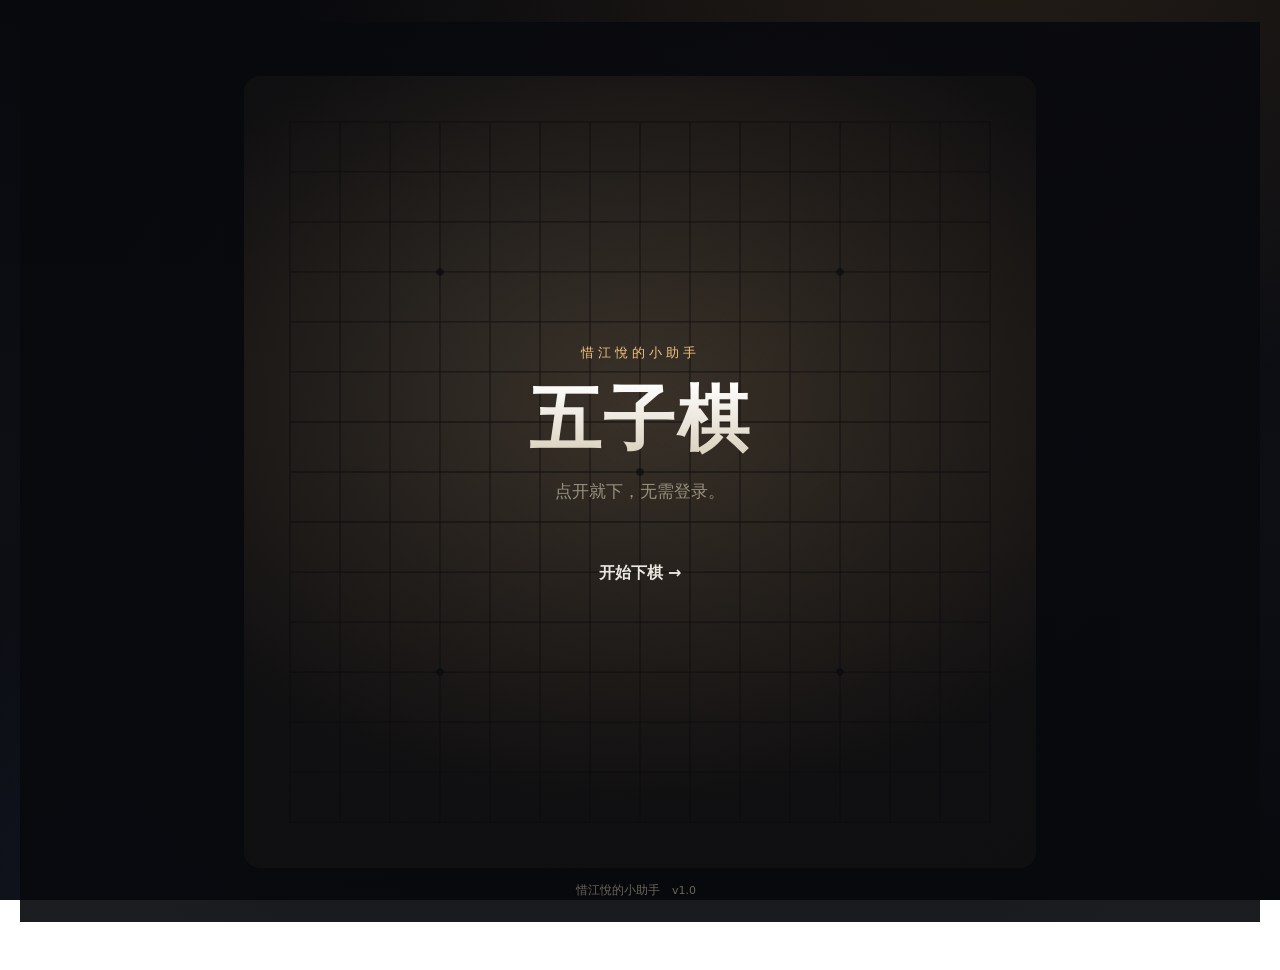
<file: web/index.html>
<!DOCTYPE html>
<html lang="zh-CN">
<head>
<meta charset="UTF-8">
<meta name="viewport" content="width=device-width, initial-scale=1.0">
<title>惜江悅的小助手 · 五子棋</title>
<link rel="stylesheet" href="static/style.css">
</head>
<body>

<main class="page">
<section class="hero">
  <div class="board-mini"><canvas id="miniBoard"></canvas></div>
  <div class="veil"></div>

  <div class="inner">
    <div class="eyebrow">惜江悅的小助手</div>
    <h1>五子棋</h1>
    <p class="tagline">点开就下，无需登录。</p>
    <div class="cta">
      <a class="btn-lg primary" href="local.html" style="text-decoration:none; display:inline-block;">开始下棋 →</a>
    </div>
  </div>

  <div class="footline">
    惜江悅的小助手
    <span id="ver" class="ver" title="版本">v1.0</span>
  </div>
</section>
</main>

<script src="static/engine.js"></script>
<script src="static/app.js"></script>
<script>window.PAGE = "landing";</script>
</body>
</html>
</file>
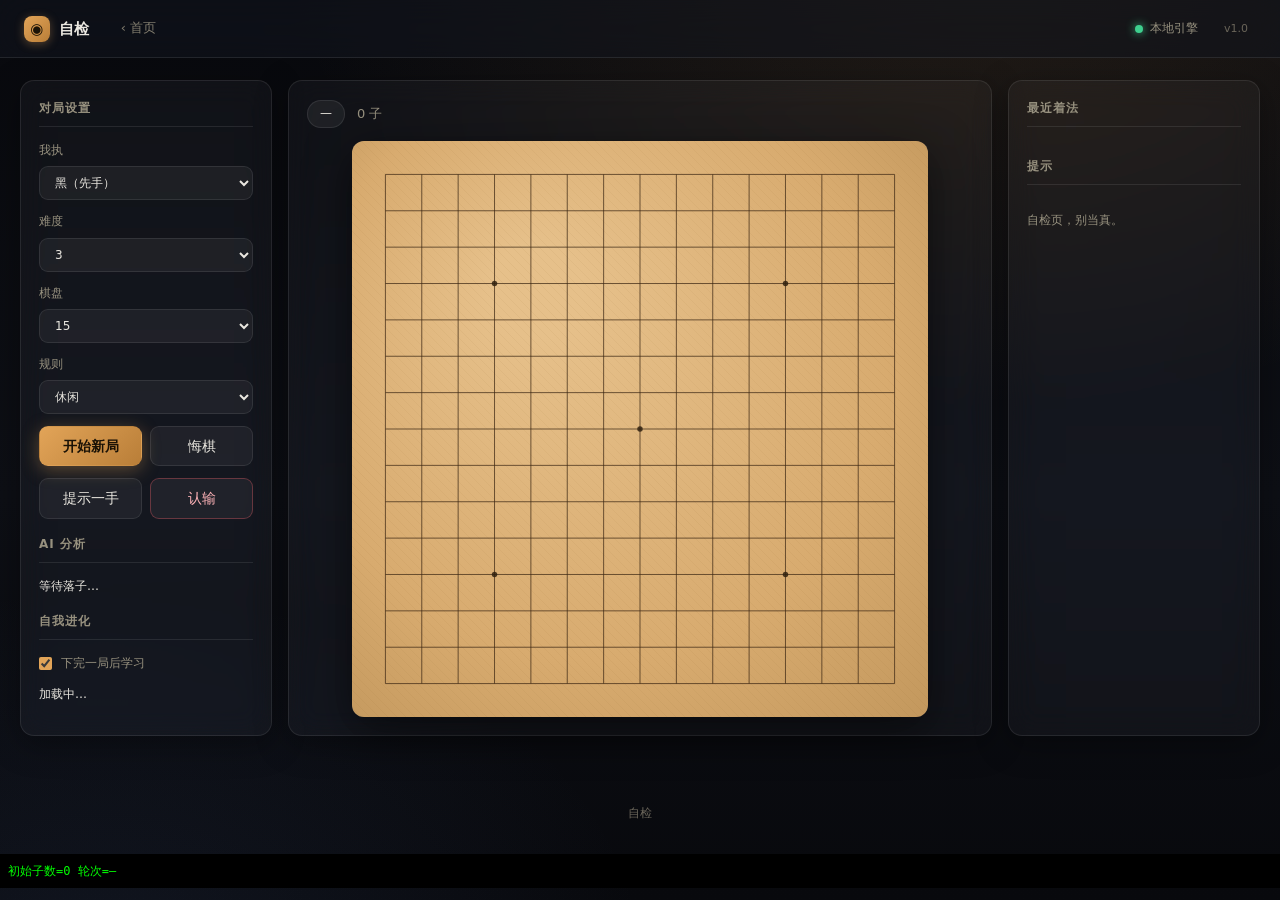
<file: tools/_e2e_web.html>
﻿<!DOCTYPE html>
<html lang="zh-CN">
<head>
<meta charset="UTF-8">
<title>自检 · 前端对弈链路</title>
<link rel="stylesheet" href="../web/static/style.css">
<style>#selftest { position: fixed; bottom: 0; left: 0; right: 0; max-height: 40vh; overflow: auto; background: #000; color: #0f0; font: 12px/1.5 monospace; z-index: 9999; padding: 8px; }</style>
</head>
<body>

<header class="topbar">
  <a class="brand" href="index.html"><span class="mark">◉</span><span>自检</span></a>
  <nav class="nav"><a href="index.html" class="back">‹ 首页</a></nav>
  <div class="conn"><span id="dot" class="dot on"></span><span id="connText">本地引擎</span></div>
  <span id="ver" class="ver">v1.0</span>
</header>

<main class="page">
<section class="layout">
  <aside class="panel side">
    <h2>对局设置</h2>
    <label>我执
      <select id="humanColor"><option value="1" selected>黑（先手）</option><option value="2">白（后手）</option></select>
    </label>
    <label>难度
      <select id="level"><option value="1">1</option><option value="2">2</option><option value="3" selected>3</option></select>
    </label>
    <label>棋盘
      <select id="boardSize"><option value="15" selected>15</option></select>
    </label>
    <label>规则
      <select id="rules"><option value="casual" selected>休闲</option><option value="renju">连珠</option></select>
    </label>
    <div class="row"><button id="btnNew" class="primary">开始新局</button><button id="btnUndo">悔棋</button></div>
    <div class="row"><button id="btnHint">提示一手</button><button id="btnResign" class="danger">认输</button></div>
    <h2>AI 分析</h2>
    <div id="analysis" class="kv small">等待落子…</div>
    <h2>自我进化</h2>
    <label class="switchrow"><input type="checkbox" id="learnToggle" checked><span>下完一局后学习</span></label>
    <div id="learnStatus" class="kv small">加载中…</div>
  </aside>

  <div class="panel boardwrap">
    <div class="statusbar">
      <span id="turnBadge" class="badge">—</span>
      <span id="stoneCount" class="muted">0 子</span>
      <span class="spacer"></span>
      <span id="thinking" class="thinking hidden">小助手正在想<span class="dots"></span></span>
    </div>
    <div id="board" class="board"></div>
    <div id="persona" class="persona hidden"></div>
    <div id="result" class="result hidden"></div>
  </div>

  <aside class="panel side">
    <h2>最近着法</h2>
    <ol id="moves" class="moves"></ol>
    <h2>提示</h2>
    <p class="small muted">自检页，别当真。</p>
  </aside>
</section>
</main>

<footer class="foot">自检</footer>
<pre id="selftest"></pre>

<script src="../web/static/engine.js"></script>
<script src="../web/static/persona.js"></script>
<script src="../web/static/app.js"></script>
<script>
window.PAGE = "local";
</script>
<script>
/* 自动下若干手，验证：点击落子 → Worker 搜索 → AI 回应 → 渲染更新 */
(function () {
  const out = [];
  const log = (s) => { out.push(s); document.getElementById("selftest").textContent = out.join("\n"); };
  const sleep = (ms) => new Promise((r) => setTimeout(r, ms));

  function stones() {
    const t = document.getElementById("stoneCount").textContent || "";
    const m = t.match(/(\d+)/);
    return m ? Number(m[1]) : 0;
  }

  async function waitStones(n, timeout) {
    const t0 = Date.now();
    while (stones() < n) {
      if (Date.now() - t0 > (timeout || 20000)) return false;
      await sleep(50);
    }
    return true;
  }

  function occupied() {
    const set = new Set();
    document.querySelectorAll("#moves li").forEach((li) => {
      const m = (li.textContent || "").match(/\((\d+),\s*(\d+)\)/);
      if (m) set.add(m[1] + "," + m[2]);
    });
    return set;
  }

  /* 从中心往外挑第一个空点，避免点到已占位置导致超时 */
  function pickFree() {
    const occ = occupied();
    const c = 7;
    const cands = [];
    for (let r = 0; r <= 7; r++) {
      for (let dy = -r; dy <= r; dy++) {
        for (let dx = -r; dx <= r; dx++) {
          if (Math.max(Math.abs(dx), Math.abs(dy)) !== r) continue;
          const x = c + dx, y = c + dy;
          if (x < 0 || x > 14 || y < 0 || y > 14) continue;
          cands.push([x, y]);
        }
      }
    }
    for (const [x, y] of cands) if (!occ.has(x + "," + y)) return [x, y];
    return null;
  }

  function clickGrid(x, y) {
    const canvas = document.querySelector("#board canvas");
    const rect = canvas.getBoundingClientRect();
    const box = Math.min(rect.width, rect.height);
    const pad = Math.max(14, box * 0.058);
    const step = (box - pad * 2) / 14;
    const cx = rect.left + pad + x * step;
    const cy = rect.top + pad + y * step;
    canvas.dispatchEvent(new MouseEvent("click", {
      bubbles: true, clientX: cx, clientY: cy,
    }));
  }

  document.addEventListener("DOMContentLoaded", async () => {
    try {
      await sleep(300);
      log("初始子数=" + stones() + " 轮次=" + document.getElementById("turnBadge").textContent);

      // 人执黑，先下天元
      clickGrid(7, 7);
      const ok1 = await waitStones(2, 15000);
      log("人下 (7,7) 后 → 子数=" + stones() + " " + (ok1 ? "OK" : "超时"));
      log("  AI 落子: " + (document.querySelector("#moves li.ai") || {}).textContent);
      log("  分析面板: " + document.getElementById("analysis").textContent.replace(/\s+/g, " ").slice(0, 160));

      // 再下两轮
      for (let i = 0; i < 2; i++) {
        const p = pickFree();
        if (!p) { log("没有空点了，结束"); break; }
        const before = stones();
        clickGrid(p[0], p[1]);
        const ok = await waitStones(before + 2, 15000);
        log(`人下 (${p[0]},${p[1]}) 后 → 子数=${stones()} 轮次=${document.getElementById("turnBadge").textContent} ${ok ? "OK" : "超时"}`);
      }

      // 悔棋
      document.getElementById("btnUndo").click();
      await sleep(400);
      log("悔棋后子数=" + stones() + " 轮次=" + document.getElementById("turnBadge").textContent);

      // 提示
      document.getElementById("btnHint").click();
      await sleep(2500);
      log("提示后分析=" + document.getElementById("analysis").textContent.replace(/\s+/g, " ").slice(0, 120));
      log("台词=" + (document.getElementById("persona").textContent || "(空)"));

      const moved = document.querySelectorAll("#moves li").length;
      log("");
      log("=== 结果 ===");
      log("落子记录条数=" + moved);
      log("canvas 尺寸=" + (() => { const c = document.querySelector("#board canvas"); return c.width + "x" + c.height; })());
      log("RESULT: " + (moved >= 3 && stones() >= 2 ? "PASS" : "FAIL"));
    } catch (e) {
      log("异常: " + (e && e.message));
      log("RESULT: FAIL");
    }
  });
})();
</script>
</body>
</html>
</file>
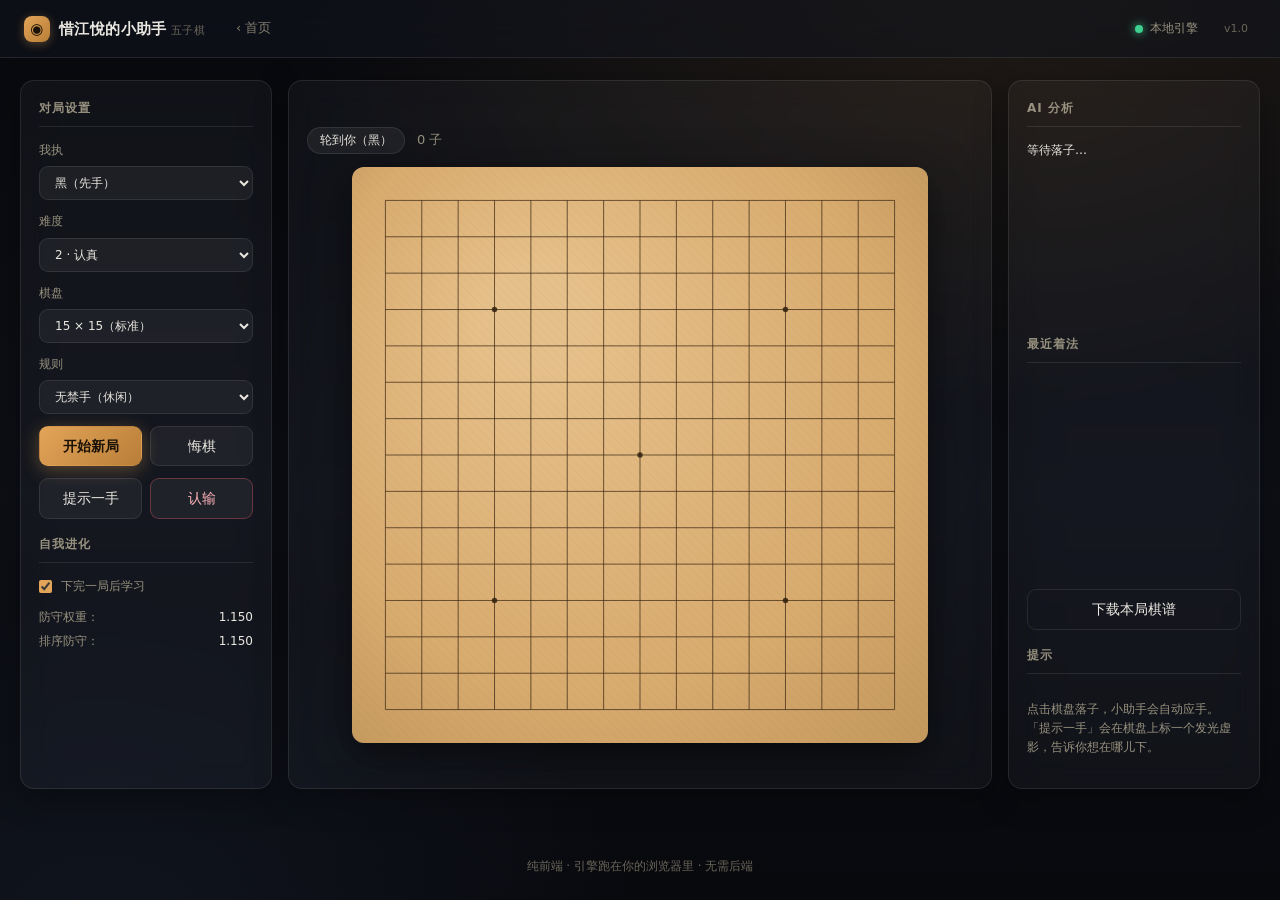
<file: web/local.html>
<!DOCTYPE html>
<html lang="zh-CN">
<head>
<meta charset="UTF-8">
<meta name="viewport" content="width=device-width, initial-scale=1.0">
<title>对弈 · 惜江悅的小助手</title>
<link rel="stylesheet" href="static/style.css">
</head>
<body>

<header class="topbar">
  <a class="brand" href="index.html">
    <span class="mark">◉</span>
    <span>惜江悅的小助手<span class="sub"> 五子棋</span></span>
  </a>
  <nav class="nav">
    <a href="index.html" class="back">‹ 首页</a>
  </nav>
  <div class="conn"><span id="dot" class="dot on"></span><span id="connText">本地引擎</span></div>
  <span id="ver" class="ver" title="版本">v1.0</span>
</header>

<main class="page">
<section class="layout">
  <aside class="panel side">
    <h2>对局设置</h2>
    <label>我执
      <select id="humanColor">
        <option value="1">黑（先手）</option>
        <option value="2">白（后手）</option>
      </select>
    </label>
    <label>难度
      <select id="level">
        <option value="1">1 · 敷衍</option>
        <option value="2" selected>2 · 认真</option>
        <option value="3">3 · 全力</option>
      </select>
    </label>
    <label>棋盘
      <select id="boardSize">
        <option value="15" selected>15 × 15（标准）</option>
        <option value="13">13 × 13</option>
        <option value="19">19 × 19</option>
      </select>
    </label>
    <label>规则
      <select id="rules">
        <option value="casual" selected>无禁手（休闲）</option>
        <option value="renju">连珠（黑方禁手）</option>
      </select>
    </label>
    <div class="row">
      <button id="btnNew" class="primary">开始新局</button>
      <button id="btnUndo">悔棋</button>
    </div>
    <div class="row">
      <button id="btnHint">提示一手</button>
      <button id="btnResign" class="danger">认输</button>
    </div>

    <h2>自我进化</h2>
    <label class="switchrow">
      <input type="checkbox" id="learnToggle" checked>
      <span>下完一局后学习</span>
    </label>
    <div id="learnStatus" class="kv small">学习状态：加载中…</div>
  </aside>

  <div class="panel boardwrap">
    <div class="statusbar">
      <span id="turnBadge" class="badge">—</span>
      <span id="stoneCount" class="muted">0 子</span>
      <span class="spacer"></span>
      <span id="thinking" class="thinking hidden">小助手正在想<span class="dots"></span></span>
    </div>
    <div id="board" class="board"></div>
    <div id="persona" class="persona hidden"></div>
    <div id="result" class="result hidden"></div>
  </div>

  <aside class="panel side">
    <h2>AI 分析</h2>
    <div id="analysis" class="kv small analysis-box">等待落子…</div>
    <h2>最近着法</h2>
    <ol id="moves" class="moves fill"></ol>
    <div class="row">
      <button id="btnSave" class="ghost">下载本局棋谱</button>
    </div>
    <h2>提示</h2>
    <p class="small muted">
      点击棋盘落子，小助手会自动应手。<br>
      「提示一手」会在棋盘上标一个发光虚影，告诉你想在哪儿下。
    </p>
  </aside>
</section>
</main>

<footer class="foot">纯前端 · 引擎跑在你的浏览器里 · 无需后端</footer>

<script src="config.js"></script>
<script src="static/engine.js"></script>
<script src="static/persona.js"></script>
<script src="static/app.js"></script>
<script>window.PAGE = "local";</script>
</body>
</html>
</file>
<file: web/static/style.css>
/* ============================================================
   五子棋 AI · 助手 —— 深色玻璃拟态 + 暖金木棋
   零构建：纯 CSS，复刻 glassmorphism / shadcn 现代美学。
   设计语言：深黑底 + 径向暖金光晕 + 磨砂玻璃卡片 + 暖金点缀。
   ============================================================ */
:root {
  /* 底色 */
  --bg0: #08090d;
  --bg1: #0d0f15;
  --bg2: #12151d;
  /* 玻璃 */
  --glass: rgba(255, 255, 255, 0.035);
  --glass-strong: rgba(255, 255, 255, 0.06);
  --glass-brd: rgba(255, 255, 255, 0.09);
  --glass-brd-strong: rgba(255, 255, 255, 0.16);
  /* 文字 */
  --text: #eae7e0;
  --muted: #97917f;
  --faint: #6a655a;
  /* 暖金 */
  --gold: #e2a458;
  --gold2: #f4c47f;
  --gold-deep: #b97e38;
  --gold-glow: rgba(226, 164, 88, 0.35);
  /* 功能色 */
  --ok: #3ecf8e;
  --warn: #e8b04b;
  --danger: #ef5f6b;
  /* 棋盘 */
  --wood: #d8ab6f;
  --wood2: #c2945a;
  --wood-dark: #a97a44;
  --radius: 14px;
  --radius-sm: 9px;
}

* { box-sizing: border-box; }

html, body { height: 100%; }

body {
  margin: 0;
  color: var(--text);
  font: 14px/1.6 "Segoe UI", "PingFang SC", "Microsoft YaHei", system-ui, sans-serif;
  background:
    radial-gradient(1200px 800px at 78% -8%, rgba(226, 164, 88, 0.13), transparent 60%),
    radial-gradient(1000px 700px at 8% 108%, rgba(96, 130, 200, 0.10), transparent 55%),
    linear-gradient(180deg, var(--bg0), var(--bg1) 55%, var(--bg0));
  background-attachment: fixed;
  -webkit-font-smoothing: antialiased;
}

a { color: inherit; }

/* ---------- 顶栏（内页） ---------- */
.topbar {
  display: flex; align-items: center; gap: 18px;
  padding: 0 24px; height: 58px;
  background: rgba(18, 21, 29, 0.6);
  backdrop-filter: blur(18px) saturate(140%);
  -webkit-backdrop-filter: blur(18px) saturate(140%);
  border-bottom: 1px solid var(--glass-brd);
  position: sticky; top: 0; z-index: 30;
}
.brand {
  display: flex; align-items: center; gap: 9px;
  font-size: 15px; font-weight: 700; letter-spacing: .4px;
  text-decoration: none; color: var(--text);
}
.brand .mark {
  width: 26px; height: 26px; border-radius: 8px;
  display: grid; place-items: center;
  background: linear-gradient(135deg, var(--gold), var(--gold-deep));
  color: #1a1206; font-size: 15px; font-weight: 800;
  box-shadow: 0 2px 10px var(--gold-glow);
}
.brand .sub { color: var(--faint); font-weight: 400; font-size: 11px; }
.nav { display: flex; gap: 2px; flex: 1; }
.nav a {
  color: var(--muted); text-decoration: none;
  padding: 7px 13px; border-radius: 9px; font-size: 13px;
  transition: color .15s, background .15s;
}
.nav a:hover { background: var(--glass-strong); color: var(--text); }
.nav a.active {
  background: linear-gradient(135deg, rgba(226,164,88,.18), rgba(185,126,56,.12));
  color: var(--gold2); border: 1px solid var(--glass-brd);
}
.nav .back { margin-right: 8px; opacity: .85; }

.conn { display: flex; align-items: center; gap: 7px; font-size: 12px; color: var(--muted); }
.dot { width: 8px; height: 8px; border-radius: 50%; background: var(--danger); }
.dot.on { background: var(--ok); box-shadow: 0 0 10px var(--ok); }

/* 版本号（彩蛋入口） */
.ver {
  font-size: 11px; color: var(--faint); cursor: default;
  user-select: none; padding: 3px 8px; border-radius: 6px;
  transition: color .15s;
}
.ver:hover { color: var(--muted); }
.ver.hot { color: var(--gold2); animation: verPop .3s ease; }
@keyframes verPop { 50% { transform: scale(1.18); } }

/* ---------- 布局 ---------- */
.page { padding: 22px 20px 48px; max-width: 1360px; margin: 0 auto; }
.layout {
  display: grid;
  grid-template-columns: 252px minmax(0, 1fr) 252px;
  gap: 16px;
  align-items: stretch;
}
@media (max-width: 1200px) {
  .layout { grid-template-columns: 230px minmax(0, 1fr) 230px; }
}
@media (max-width: 980px) {
  .layout { grid-template-columns: 1fr; }
}

.panel {
  background: var(--glass);
  backdrop-filter: blur(14px) saturate(130%);
  -webkit-backdrop-filter: blur(14px) saturate(130%);
  border: 1px solid var(--glass-brd);
  border-radius: var(--radius);
  padding: 18px;
  box-shadow: 0 8px 32px rgba(0,0,0,.35);
}
.panel.side { display: flex; flex-direction: column; gap: 12px; }
.panel.side .fill { flex: 1; }
/* 分析面板固定高度，不随落子数变化 */
.analysis-box { height: 178px; overflow: auto; }
.panel h2 {
  font-size: 12px; font-weight: 700; color: var(--muted);
  text-transform: uppercase; letter-spacing: 1px;
  margin: 4px 0 2px; padding-bottom: 8px;
  border-bottom: 1px solid var(--glass-brd);
}
.panel h2:first-child { margin-top: 0; }
.panel h3 { font-size: 13px; color: var(--muted); margin: 16px 0 8px; }

label {
  display: flex; flex-direction: column; gap: 6px;
  font-size: 12px; color: var(--muted);
}
label.check { flex-direction: row; align-items: center; gap: 8px; }
label.row-inline { flex-direction: row; align-items: center; }
label.switchrow { flex-direction: row; align-items: center; gap: 9px; cursor: pointer; color: var(--text); }
label.switchrow input { margin: 0; }
label.switchrow span { color: var(--muted); }

select, input[type=number], input[type=text], input[type=password], button {
  font: inherit;
  background: rgba(255,255,255,.05);
  color: var(--text);
  border: 1px solid var(--glass-brd);
  border-radius: var(--radius-sm);
  padding: 8px 11px;
  outline: none;
  transition: border-color .15s, background .15s;
}
select:focus, input:focus { border-color: var(--gold); background: rgba(255,255,255,.07); }
select[size] { padding: 4px; }
select[size] option { padding: 5px 7px; border-radius: 4px; background: var(--bg2); }
input[type=checkbox] { accent-color: var(--gold); }

button {
  cursor: pointer;
  transition: transform .1s, background .15s, border-color .15s, box-shadow .15s;
  white-space: nowrap; font-weight: 500;
}
button:hover { background: rgba(255,255,255,.1); border-color: var(--glass-brd-strong); }
button:active { transform: translateY(1px); }
button.primary {
  background: linear-gradient(135deg, var(--gold), var(--gold-deep));
  border-color: transparent; color: #1a1206; font-weight: 700;
  box-shadow: 0 4px 18px var(--gold-glow);
}
button.primary:hover { filter: brightness(1.08); box-shadow: 0 6px 24px var(--gold-glow); }
button.ghost { background: transparent; }
button.danger { color: #ffb3b8; border-color: rgba(239,95,107,.35); }
button.danger:hover { background: rgba(239,95,107,.14); }
button.block { width: 100%; }
button:disabled { opacity: .4; cursor: not-allowed; }

.row { display: flex; gap: 8px; }
.row > button { flex: 1; }

.kv { display: flex; flex-direction: column; gap: 5px; }
.kv .k { color: var(--muted); }
.kv .v { color: var(--text); font-variant-numeric: tabular-nums; }
.kv > div { display: flex; justify-content: space-between; gap: 10px; }
.kv > div .v { text-align: right; word-break: break-all; }

.small { font-size: 12px; }
.muted { color: var(--muted); }
.hidden { display: none !important; }
.spacer { flex: 1; }
pre, code, .mono { font-family: "Cascadia Mono", "JetBrains Mono", Consolas, monospace; }
pre.code {
  background: rgba(0,0,0,.3); border: 1px solid var(--glass-brd); border-radius: var(--radius-sm);
  padding: 11px; font-size: 12px; overflow: auto; margin: 0;
  max-height: 230px; white-space: pre-wrap; word-break: break-word;
}

/* ---------- 落地页 ---------- */
.hero {
  min-height: 100vh;
  display: flex; flex-direction: column;
  align-items: center; justify-content: center;
  text-align: center; padding: 40px 24px;
  position: relative; overflow: hidden;
}
.hero .board-mini {
  position: absolute; inset: 0; pointer-events: none; opacity: .5;
}
.hero .board-mini canvas {
  position: absolute; left: 50%; top: 50%;
  transform: translate(-50%, -50%);
  width: min(88vh, 68vw); height: min(88vh, 68vw);
  border-radius: 16px; box-shadow: 0 20px 80px rgba(0,0,0,.6);
}
.hero .veil {
  position: absolute; inset: 0;
  background:
    radial-gradient(60% 60% at 50% 42%, rgba(8,9,13,.55), rgba(8,9,13,.92) 75%);
}
.hero .inner { position: relative; z-index: 2; }
.hero .eyebrow {
  font-size: 13px; letter-spacing: 4px; color: var(--gold2);
  text-transform: uppercase; margin-bottom: 18px;
}
.hero h1 {
  font-size: clamp(40px, 7vw, 72px); margin: 0; font-weight: 800;
  letter-spacing: 2px; line-height: 1.05;
  background: linear-gradient(180deg, #fff, #d9cfbb);
  -webkit-background-clip: text; background-clip: text; color: transparent;
}
.hero .tagline {
  font-size: 17px; color: var(--muted); margin: 20px 0 0; max-width: 560px;
}
.hero .cta { margin-top: 40px; }
.btn-lg {
  font-size: 16px; padding: 15px 44px; border-radius: 14px;
  font-weight: 700;
}
.hero .hint { margin-top: 26px; font-size: 12px; color: var(--faint); }
.hero .footline {
  position: absolute; bottom: 22px; left: 0; right: 0; z-index: 2;
  font-size: 12px; color: var(--faint);
}

/* ---------- 模式选择（hub） ---------- */
.hub { min-height: 100vh; display: flex; flex-direction: column; align-items: center; justify-content: center; padding: 40px 24px; }
.hub h1 { font-size: 26px; font-weight: 700; margin: 0 0 6px; }
.hub .sub { color: var(--muted); margin: 0 0 36px; }
.cards { display: flex; gap: 22px; flex-wrap: wrap; justify-content: center; }
.card {
  width: 300px; padding: 30px 28px; border-radius: 18px;
  background: var(--glass);
  backdrop-filter: blur(16px) saturate(130%);
  -webkit-backdrop-filter: blur(16px) saturate(130%);
  border: 1px solid var(--glass-brd);
  text-decoration: none; color: var(--text);
  display: flex; flex-direction: column; gap: 12px;
  transition: transform .18s, border-color .18s, box-shadow .18s;
  position: relative; overflow: hidden;
}
.card:hover {
  transform: translateY(-5px);
  border-color: var(--glass-brd-strong);
  box-shadow: 0 18px 50px rgba(0,0,0,.5), 0 0 0 1px var(--gold-glow);
}
.card .icon {
  width: 52px; height: 52px; border-radius: 14px;
  display: grid; place-items: center; font-size: 24px;
  background: linear-gradient(135deg, var(--gold), var(--gold-deep));
  color: #1a1206; box-shadow: 0 6px 20px var(--gold-glow);
}
.card.alt .icon {
  background: linear-gradient(135deg, #6b8fd4, #4a5f9e);
  color: #0c1220; box-shadow: 0 6px 20px rgba(107,143,212,.35);
}
.card h2 { font-size: 19px; margin: 4px 0 0; }
.card p { color: var(--muted); font-size: 13px; margin: 0; line-height: 1.5; }
.card .go { margin-top: auto; color: var(--gold2); font-size: 13px; font-weight: 600; }
.card .go::after { content: " →"; }

/* ---------- 棋盘 ---------- */
.boardwrap { display: flex; flex-direction: column; gap: 12px; justify-content: center; }
.statusbar {
  display: flex; align-items: center; gap: 12px;
  font-size: 13px; min-height: 30px; flex-wrap: wrap;
}
.badge {
  background: rgba(255,255,255,.06); border: 1px solid var(--glass-brd);
  padding: 3px 12px; border-radius: 20px; font-size: 12px;
}
.badge.live { border-color: rgba(62,207,142,.5); color: var(--ok); }
.badge.err { border-color: rgba(239,95,107,.5); color: #ff9aa1; }
.badge.think { border-color: rgba(232,176,75,.5); color: var(--warn); }

.board {
  position: relative;
  width: min(64vh, 100%);
  aspect-ratio: 1 / 1;
  margin: 0 auto;
  border-radius: 12px;
  box-shadow: 0 12px 44px rgba(0,0,0,.55), inset 0 0 0 1px rgba(255,255,255,.14);
  user-select: none;
  overflow: hidden;
}
.board canvas { display: block; width: 100%; height: 100%; }

.result {
  text-align: center; font-size: 18px; font-weight: 700;
  padding: 14px; border-radius: 12px;
  background: rgba(255,255,255,.04); border: 1px solid var(--glass-brd);
}
.result.win { border-color: rgba(62,207,142,.5); color: #7ee9b5; }
.result.lose { border-color: rgba(239,95,107,.5); color: #ff9aa1; }
.result.draw { border-color: rgba(232,176,75,.5); color: var(--warn); }

/* 台词气泡：AI 说话的地方 */
.persona {
  margin-top: 12px;
  padding: 10px 14px;
  border-radius: 12px;
  font-size: 13px;
  line-height: 1.55;
  background: rgba(255,255,255,.045);
  border: 1px solid var(--glass-brd);
  border-left: 3px solid var(--gold);
  color: var(--text);
  display: flex; align-items: flex-start; gap: 10px;
  animation: personaIn .22s ease-out;
}
.persona.win { border-left-color: #3ecf8e; }
.persona.lose { border-left-color: #ef5f6b; }
.persona.draw { border-left-color: var(--warn); }
.persona.taunt, .persona.warn { border-left-color: var(--warn); color: var(--warn); }
.persona.hint { border-left-color: var(--gold2); }

/* 角色头像：姓字 + 专属底色（纯 CSS，零图片） */
.p-avatar {
  flex: 0 0 auto; width: 34px; height: 34px;
  border-radius: 10px; display: grid; place-items: center;
  font-size: 17px; font-weight: 800; color: #fff;
  text-shadow: 0 1px 3px rgba(0,0,0,.4);
  box-shadow: inset 0 0 0 1px rgba(255,255,255,.18), 0 2px 8px rgba(0,0,0,.35);
}
.p-body { display: flex; flex-direction: column; gap: 2px; min-width: 0; }
.p-who { font-size: 12px; font-weight: 700; color: var(--gold2); }
.p-title { font-weight: 400; color: var(--muted); font-size: 11px; }
.p-text { color: var(--text); }
.persona.taunt .p-text, .persona.warn .p-text { color: var(--warn); }
@keyframes personaIn {
  from { opacity: 0; transform: translateY(-4px); }
  to { opacity: 1; transform: none; }
}

.thinking { color: var(--warn); font-size: 13px; }
.dots::after {
  content: ""; animation: dots 1.2s steps(4, end) infinite;
}
@keyframes dots {
  0% { content: ""; } 25% { content: "."; } 50% { content: ".."; } 75% { content: "..."; }
}

/* ---------- 着法列表 ---------- */
.moves {
  margin: 0; padding-left: 22px; font-size: 12px;
  overflow: auto; color: var(--muted);
  font-variant-numeric: tabular-nums;
}
.moves.fill { flex: 1; min-height: 200px; max-height: 46vh; }
.moves li { padding: 2px 0; }
.moves li.ai { color: var(--gold2); }
.moves li.sync { color: #7e9bd4; }
.moves li:last-child { color: var(--text); font-weight: 600; }

/* ---------- 日志 ---------- */
.log {
  background: rgba(0,0,0,.3); border: 1px solid var(--glass-brd); border-radius: var(--radius-sm);
  padding: 9px 11px; font-size: 12px; height: 190px; overflow: auto;
  font-family: "Cascadia Mono", Consolas, monospace;
}
.log.tall { height: 400px; }
.log .l { padding: 2px 0; color: var(--muted); border-bottom: 1px solid rgba(255,255,255,.04); }
.log .l b { color: var(--text); font-weight: 500; }
.log .l.ok { color: #7ee9b5; }
.log .l.warn { color: var(--warn); }
.log .l.err { color: #ff9aa1; }

/* ---------- 识别预览 ---------- */
.preview {
  background: rgba(0,0,0,.3); border: 1px solid var(--glass-brd); border-radius: var(--radius-sm);
  min-height: 150px; display: flex; align-items: center; justify-content: center;
  overflow: hidden;
}
.preview img, .shot img { display: block; width: 100%; height: auto; }
.shotwrap { display: flex; flex-direction: column; gap: 12px; }
.shot {
  background: rgba(0,0,0,.3); border: 1px solid var(--glass-brd); border-radius: var(--radius-sm);
  min-height: 300px; display: flex; align-items: center; justify-content: center;
  overflow: auto;
}
.gridtext {
  background: rgba(0,0,0,.3); border: 1px solid var(--glass-brd); border-radius: var(--radius-sm);
  padding: 10px; font-size: 12px; margin: 0; overflow: auto; max-height: 300px;
  line-height: 1.35;
}
.statline { display: flex; gap: 22px; flex-wrap: wrap; }
.statline b { color: var(--text); font-weight: 500; }

/* ---------- 实验室解锁 ---------- */
.lockbox {
  max-width: 420px; margin: 60px auto; text-align: center;
}
.lockbox .big { font-size: 40px; margin-bottom: 10px; }
.lockbox input { width: 100%; text-align: center; letter-spacing: 2px; margin: 14px 0; }

.foot {
  text-align: center; color: var(--faint); font-size: 12px;
  padding: 20px 0 26px;
}
</file>
